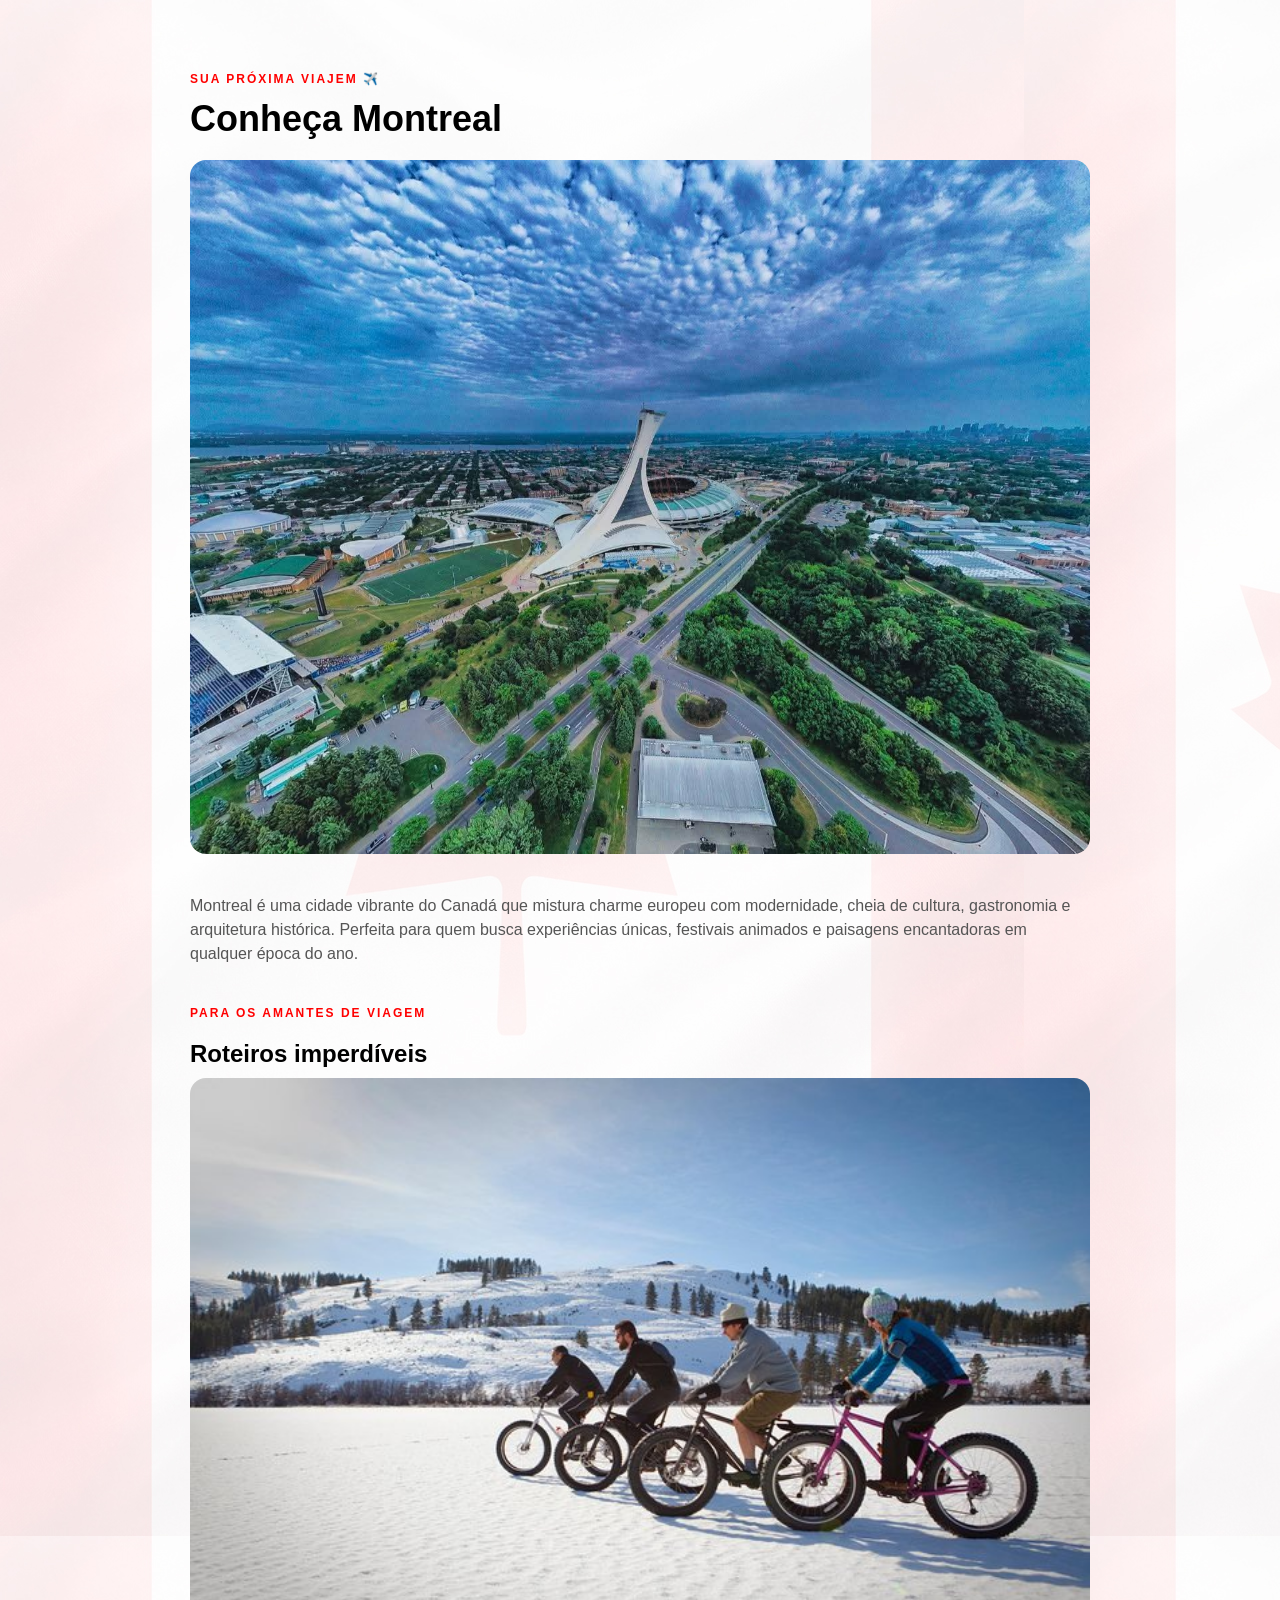
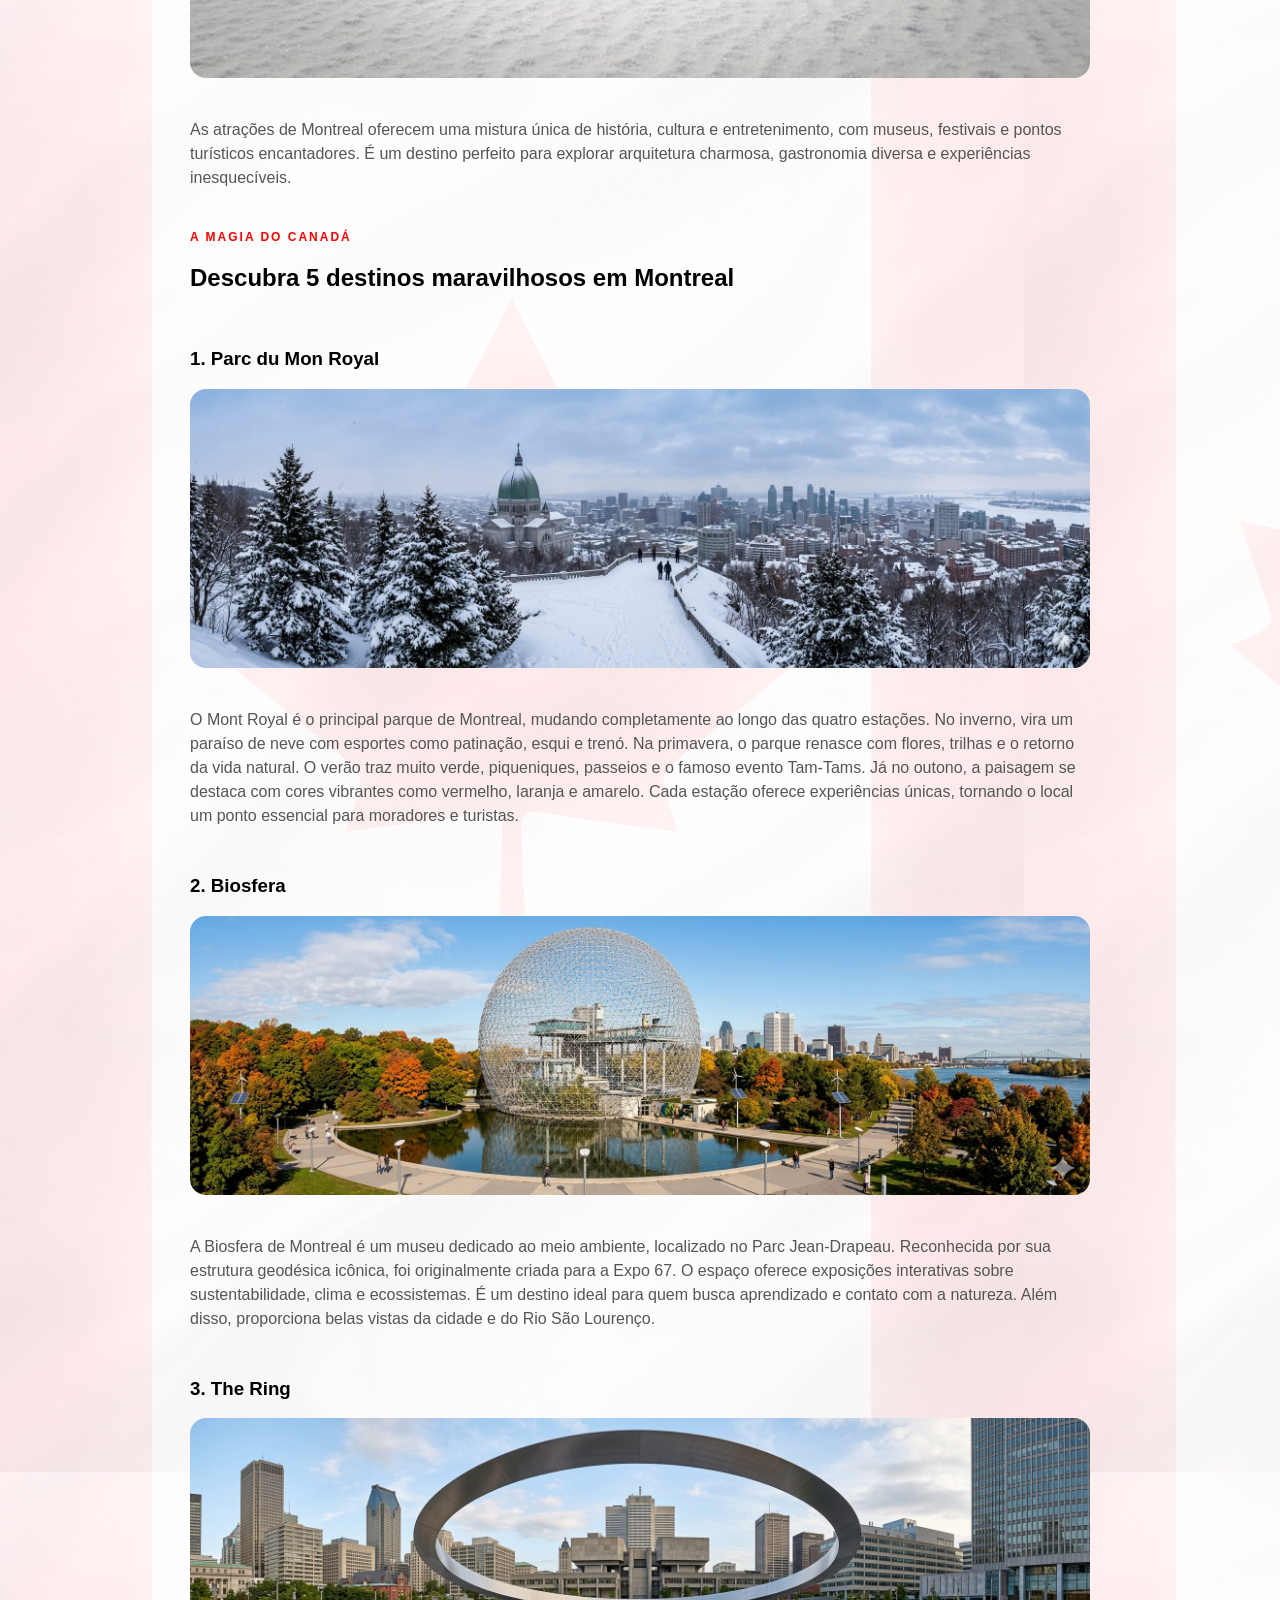
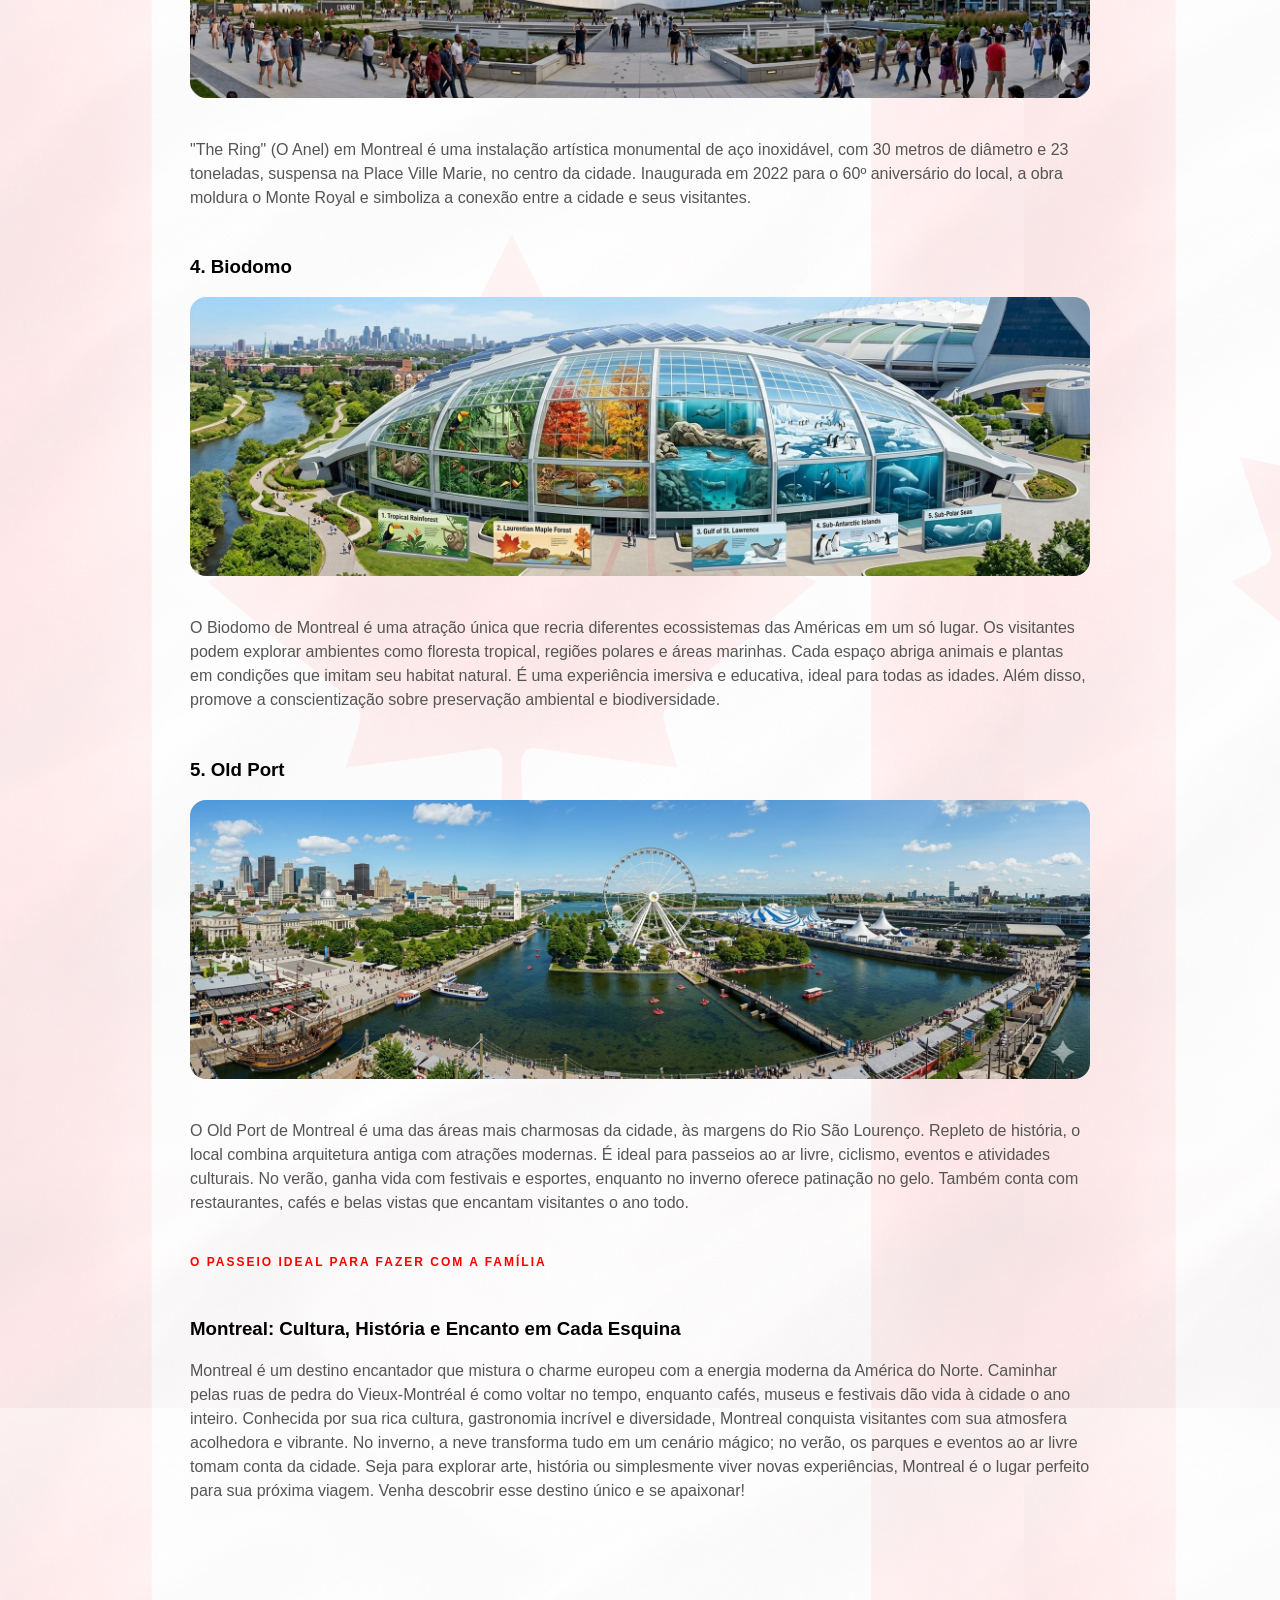
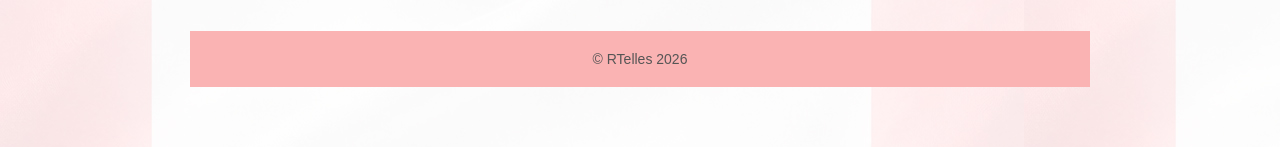
<file: Aula-Full-Stack/site-local-turistico/index.html>
<!doctype html>
<html lang="pt-br">
  <head>
    <meta charset="UTF-8" />
    <meta name="viewport" content="width=device-width, initial-scale=1.0" />
    <title>RTelles no Turísmo</title>
    <link rel="stylesheet" href="style.css" />
  </head>
  <body>
    <div class="container">
      <!--div para envolver todo o container-->
      <p class="destaque1">Sua próxima viajem ✈️</p>
      <h1>Conheça Montreal</h1>
      <img
        src="assets/montreal1.jpg"
        class="foto-topo"
        alt="Foto Montreal topo"
      />
      <p class="descrição">
        Montreal é uma cidade vibrante do Canadá que mistura charme europeu com
        modernidade, cheia de cultura, gastronomia e arquitetura histórica.
        Perfeita para quem busca experiências únicas, festivais animados e
        paisagens encantadoras em qualquer época do ano.
      </p>
      <br />
      <p class="destaque2">Para os amantes de viagem</p>
      <h2 class="subtitulo">Roteiros imperdíveis</h2>
      <img
        src="assets/montreal2.jpg"
        class="foto-neve"
        alt="Foto da neve em Mont Royal"
      />
      <p class="descrição2">
        As atrações de Montreal oferecem uma mistura única de história, cultura
        e entretenimento, com museus, festivais e pontos turísticos
        encantadores. É um destino perfeito para explorar arquitetura charmosa,
        gastronomia diversa e experiências inesquecíveis.
      </p>
      <br />
      <p class="destaque3">A magia do Canadá</p>
      <h2>Descubra 5 destinos maravilhosos em Montreal</h2>
      <br />
      <h3>1. Parc du Mon Royal</h3>
      <img src="assets/montreal3.jpg" class="foto-mont" alt="Mont Royal" />
      <p class="descrição3">
        O Mont Royal é o principal parque de Montreal, mudando completamente ao
        longo das quatro estações. No inverno, vira um paraíso de neve com
        esportes como patinação, esqui e trenó. Na primavera, o parque renasce
        com flores, trilhas e o retorno da vida natural. O verão traz muito
        verde, piqueniques, passeios e o famoso evento Tam-Tams. Já no outono, a
        paisagem se destaca com cores vibrantes como vermelho, laranja e
        amarelo. Cada estação oferece experiências únicas, tornando o local um
        ponto essencial para moradores e turistas.
      </p>
      <br />
      <h3>2. Biosfera</h3>
      <img src="assets/montreal4.jpg" class="foto-bio" alt="Biosfera" />
      <p class="biosfera">
        A Biosfera de Montreal é um museu dedicado ao meio ambiente, localizado
        no Parc Jean-Drapeau. Reconhecida por sua estrutura geodésica icônica,
        foi originalmente criada para a Expo 67. O espaço oferece exposições
        interativas sobre sustentabilidade, clima e ecossistemas. É um destino
        ideal para quem busca aprendizado e contato com a natureza. Além disso,
        proporciona belas vistas da cidade e do Rio São Lourenço.
      </p>
      <br />
      <h3>3. The Ring</h3>
      <img src="assets/montreal5.jpg" class="foto-ring" alt="The Ring" />
      <br />
      <p class="descrição4">
        "The Ring" (O Anel) em Montreal é uma instalação artística monumental de
        aço inoxidável, com 30 metros de diâmetro e 23 toneladas, suspensa na
        Place Ville Marie, no centro da cidade. Inaugurada em 2022 para o 60º
        aniversário do local, a obra moldura o Monte Royal e simboliza a conexão
        entre a cidade e seus visitantes.
      </p>
      <br />
      <h3>4. Biodomo</h3>
      <img
        src="assets/montreal6.jpg"
        class="foto-biodomo"
        alt="Foto do Biodomo"
      />
      <br />
      <p class="descrição5">
        O Biodomo de Montreal é uma atração única que recria diferentes
        ecossistemas das Américas em um só lugar. Os visitantes podem explorar
        ambientes como floresta tropical, regiões polares e áreas marinhas. Cada
        espaço abriga animais e plantas em condições que imitam seu habitat
        natural. É uma experiência imersiva e educativa, ideal para todas as
        idades. Além disso, promove a conscientização sobre preservação
        ambiental e biodiversidade.
      </p>
      <br />
      <h3>5. Old Port</h3>
      <img
        src="assets/montreal7.jpg"
        class="foto-oldport"
        alt="Old Port de Montreal"
      />
      <br />
      <p class="descrição6">
        O Old Port de Montreal é uma das áreas mais charmosas da cidade, às
        margens do Rio São Lourenço. Repleto de história, o local combina
        arquitetura antiga com atrações modernas. É ideal para passeios ao ar
        livre, ciclismo, eventos e atividades culturais. No verão, ganha vida
        com festivais e esportes, enquanto no inverno oferece patinação no gelo.
        Também conta com restaurantes, cafés e belas vistas que encantam
        visitantes o ano todo.
      </p>
      <br />
      <p class="destaque4">O passeio ideal para fazer com a família</p>
      <br />
      <h3>Montreal: Cultura, História e Encanto em Cada Esquina</h3>

      <p class="descrição7">
        Montreal é um destino encantador que mistura o charme europeu com a
        energia moderna da América do Norte. Caminhar pelas ruas de pedra do
        Vieux-Montréal é como voltar no tempo, enquanto cafés, museus e
        festivais dão vida à cidade o ano inteiro. Conhecida por sua rica
        cultura, gastronomia incrível e diversidade, Montreal conquista
        visitantes com sua atmosfera acolhedora e vibrante. No inverno, a neve
        transforma tudo em um cenário mágico; no verão, os parques e eventos ao
        ar livre tomam conta da cidade. Seja para explorar arte, história ou
        simplesmente viver novas experiências, Montreal é o lugar perfeito para
        sua próxima viagem. Venha descobrir esse destino único e se apaixonar!
      </p>
      <br />
      <footer>© RTelles 2026</footer>
    </div>
  </body>
</html>
</file>
<file: Aula-Full-Stack/site-local-turistico/style.css>
body {
  font-family: "Open Sans", sans-serif;
  background-image: url(assets/bandeiracanada.jpg);
}

.container {
  max-width: 900px; /* Largura máxima. Max-width define o tamanho máximo 
  que um elemento pode ter na tela. Ele permite que o elemento diminua 
  em telas menores, mas nunca ultrapasse o limite definido.
Isso ajuda a manter o site responsivo e sem quebrar o layout. */
  margin: 40px auto; /* Espaçamento externo. . É a propriedade usada para 
  definir o espaço ao redor de um elemento, separando-o de outros elementos 
  vizinhos ou da borda da tela. */
  padding: 20px; /* Significa espaçamento interno. O padding fica dentro 
  da borda (border) do elemento. */
}
.destaque1 {
  /*Sua próxima viagem*/
  color: red;
  font-size: 12px;
  font-weight: bold;
  letter-spacing: 2px;
  text-transform: uppercase;
}

h1 {
  font-size: 36px;
  margin: 10px 0 20px;
}

.foto-topo {
  width: 100%; /* Largura: 100%. Faz com que o elemento ocupe toda a largura disponível 
  do contêiner onde ele está inserido (o elemento "pai"). 
  Ele se ajusta automaticamente ao tamanho da tela.*/
  border-radius: 16px; /* Arredonda os quatro cantos do elemento*/
  margin-bottom: 20px; /* Adiciona um espaço em branco de 20 pixels 
  abaixo do elemento, separando-o do próximo item que vier depois dele*/
}

.descrição {
  color: #555;
  line-height: 24px;
  margin-bottom: 10px;
}

.destaque2 {
  color: red;
  font-size: 12px;
  font-weight: bold;
  letter-spacing: 2px;
  text-transform: uppercase;
}

.subtitulo {
  /*h2*/
  font-size: 24px;
  margin-bottom: 10px;
}

.foto-neve {
  width: 100%;
  border-radius: 16px;
  margin-bottom: 20px;
}

.descrição2 {
  color: #555;
  line-height: 24px;
  margin-bottom: 10px;
}

.destaque3 {
  /*A magia do Canadá*/
  color: red; /* Cor da fonte. */
  font-size: 12px; /* Tamanho da fonte ou da letra.*/
  font-weight: bold; /* Peso ou espessura da fonte. */
  letter-spacing: 2px; /* Espaçamento entre letras. Aumenta o espaço em branco 
  entre cada caractere (letra) de um texto.*/
  text-transform: uppercase; /* Força todos os caracteres a ficarem em maiúsculas.*/
}

.subtitulo {
  /*h2*/
  font-size: 24px;
  margin-bottom: 10px;
}

h3 {
  /* 1.Parc du Mon Royal*/
}

.foto-mont {
  width: 100%;
  border-radius: 16px;
  margin-bottom: 20px;
}
.descrição3 {
  color: #555;
  line-height: 24px; /* Altura da linha. Ela define o espaçamento vertical 
  entre as linhas de texto, também conhecido como entrelinha.*/
  margin-bottom: 10px;
}

h3 {
  /* 2. Biosfera*/
}

.foto-bio {
  width: 100%;
  border-radius: 16px;
  margin-bottom: 20px;
}

.biosfera {
  color: #555;
  line-height: 24px;
  margin-bottom: 10px;
}

h3 {
  /*The ring*/
}
.foto-ring {
  width: 100%;
  border-radius: 16px;
  margin-bottom: 20px;
}

.descrição4 {
  color: #555;
  line-height: 24px;
  margin-bottom: 10px;
}
h3 {
  /*biodomo*/
}

.foto-biodomo {
  width: 100%;
  border-radius: 16px;
  margin-bottom: 20px;
}

.descrição5 {
  color: #555;
  line-height: 24px;
  margin-bottom: 10px;
}

h3 {
  /*Old Port*/
}

.foto-oldport {
  width: 100%;
  border-radius: 16px;
  margin-bottom: 20px;
}

.descrição6 {
  color: #555;
  line-height: 24px;
  margin-bottom: 10px;
}

.destaque4 {
  color: red;
  font-size: 12px;
  font-weight: bold;
  letter-spacing: 2px;
  text-transform: uppercase;
}

h3 {
  /*Descubra Montreal: Cultura, História e Encanto em Cada Esquina*/
}

.descrição7 {
  color: #555;
  line-height: 24px;
  margin-bottom: 10px;
}

footer {
  background-color: rgb(250, 179, 179);
  color: #555;
  text-align: center;
  padding: 20px 0;
  font-size: 14px;
  margin-top: 100px;
}
</file>
